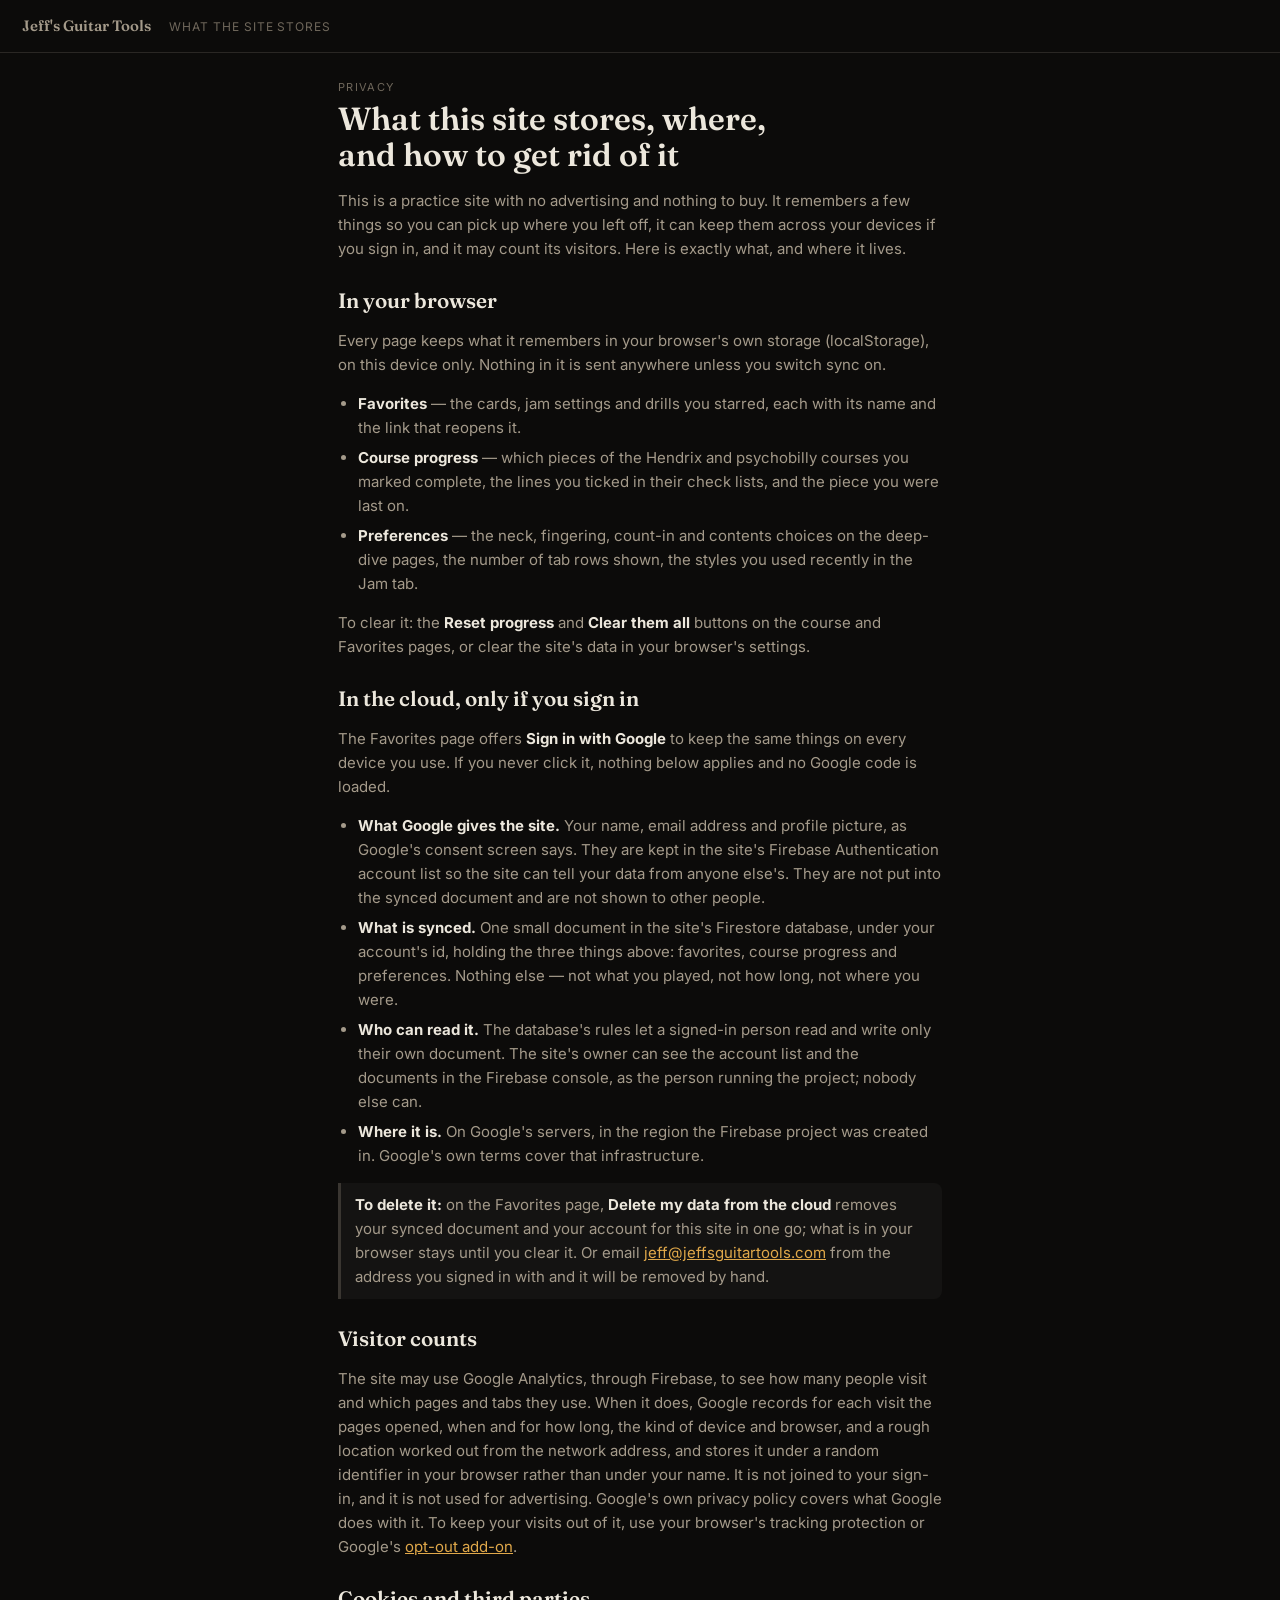
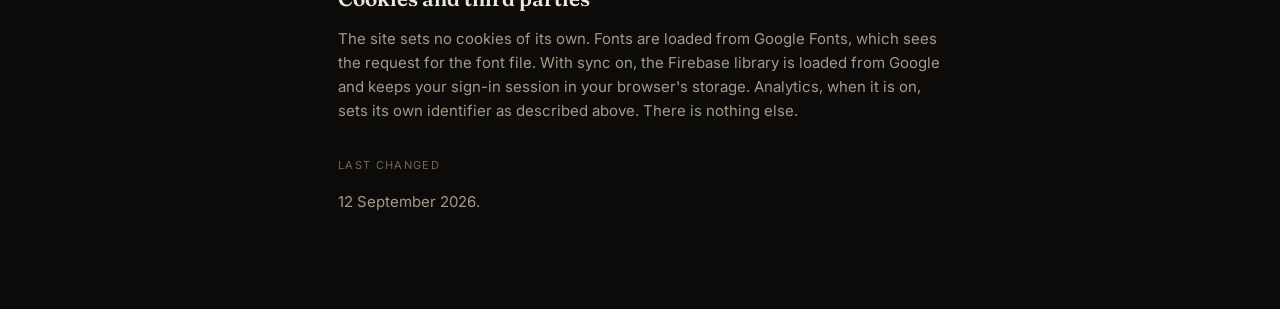
<file: privacy.html>
<!DOCTYPE html>
<html lang="en">
<head>
<meta charset="UTF-8">
<meta name="viewport" content="width=device-width, initial-scale=1">
<title>What the site stores | Jeff's Guitar Tools</title>
<link rel="preconnect" href="https://fonts.googleapis.com">
<link rel="preconnect" href="https://fonts.gstatic.com" crossorigin>
<link href="https://fonts.googleapis.com/css2?family=Fraunces:opsz,wght@9..144,500;9..144,600&family=Inter:wght@400;500;600;700&display=swap" rel="stylesheet">
<style>
  :root{
    color-scheme: dark;
    --bg:#0c0b0a; --panel:#141312; --panel2:#1b1a18; --line:#2a2724; --line2:#3a3631;
    --ink:#ece7dc; --muted:#a49a8a; --muted2:#6f675b; --a:#e0a84a;
  }
  *{ box-sizing:border-box; }
  body{ margin:0; background:var(--bg); color:var(--ink); font:15px/1.6 Inter,system-ui,sans-serif; }
  a{ color:var(--a); }
  .top{ display:flex; align-items:baseline; gap:18px; padding:14px 22px; border-bottom:1px solid var(--line); }
  .top .site{ font-family:Fraunces,Georgia,serif; font-weight:600; color:var(--muted); text-decoration:none; }
  .top .site:hover{ color:var(--ink); }
  .top .crumb{ color:var(--muted2); font-size:12px; letter-spacing:.08em; text-transform:uppercase; }
  main{ max-width:72ch; margin:0 auto; padding:26px 22px 80px; }
  h1{ font:600 2rem/1.15 Fraunces,Georgia,serif; margin:0 0 10px; text-wrap:balance; }
  h2{ font:600 1.3rem/1.2 Fraunces,Georgia,serif; margin:28px 0 8px; }
  p, li{ color:var(--muted); }
  p b, li b{ color:var(--ink); }
  .kicker{ font-size:11px; letter-spacing:.12em; text-transform:uppercase; color:var(--muted2); margin:0 0 4px; }
  ul{ padding-left:20px; }
  li{ margin:0 0 6px; }
  .note{ padding:10px 14px; border-left:3px solid var(--line2); background:var(--panel); border-radius:0 8px 8px 0; }
</style>
</head>
<body>
<div class="top"><a class="site" href="index.html">Jeff's Guitar Tools</a><span class="crumb">What the site stores</span></div>
<main>
  <p class="kicker">Privacy</p>
  <h1>What this site stores, where, and how to get rid of it</h1>
  <p>This is a practice site with no advertising and nothing to buy. It remembers a few things so you can pick up where you left off, it can keep them across your devices if you sign in, and it may count its visitors. Here is exactly what, and where it lives.</p>

  <h2>In your browser</h2>
  <p>Every page keeps what it remembers in your browser's own storage (localStorage), on this device only. Nothing in it is sent anywhere unless you switch sync on.</p>
  <ul>
    <li><b>Favorites</b> — the cards, jam settings and drills you starred, each with its name and the link that reopens it.</li>
    <li><b>Course progress</b> — which pieces of the Hendrix and psychobilly courses you marked complete, the lines you ticked in their check lists, and the piece you were last on.</li>
    <li><b>Preferences</b> — the neck, fingering, count-in and contents choices on the deep-dive pages, the number of tab rows shown, the styles you used recently in the Jam tab.</li>
  </ul>
  <p>To clear it: the <b>Reset progress</b> and <b>Clear them all</b> buttons on the course and Favorites pages, or clear the site's data in your browser's settings.</p>

  <h2>In the cloud, only if you sign in</h2>
  <p>The Favorites page offers <b>Sign in with Google</b> to keep the same things on every device you use. If you never click it, nothing below applies and no Google code is loaded.</p>
  <ul>
    <li><b>What Google gives the site.</b> Your name, email address and profile picture, as Google's consent screen says. They are kept in the site's Firebase Authentication account list so the site can tell your data from anyone else's. They are not put into the synced document and are not shown to other people.</li>
    <li><b>What is synced.</b> One small document in the site's Firestore database, under your account's id, holding the three things above: favorites, course progress and preferences. Nothing else — not what you played, not how long, not where you were.</li>
    <li><b>Who can read it.</b> The database's rules let a signed-in person read and write only their own document. The site's owner can see the account list and the documents in the Firebase console, as the person running the project; nobody else can.</li>
    <li><b>Where it is.</b> On Google's servers, in the region the Firebase project was created in. Google's own terms cover that infrastructure.</li>
  </ul>
  <p class="note"><b>To delete it:</b> on the Favorites page, <b>Delete my data from the cloud</b> removes your synced document and your account for this site in one go; what is in your browser stays until you clear it. Or email <a href="mailto:jeff@jeffsguitartools.com">jeff@jeffsguitartools.com</a> from the address you signed in with and it will be removed by hand.</p>

  <h2>Visitor counts</h2>
  <p>The site may use Google Analytics, through Firebase, to see how many people visit and which pages and tabs they use. When it does, Google records for each visit the pages opened, when and for how long, the kind of device and browser, and a rough location worked out from the network address, and stores it under a random identifier in your browser rather than under your name. It is not joined to your sign-in, and it is not used for advertising. Google's own privacy policy covers what Google does with it. To keep your visits out of it, use your browser's tracking protection or Google's <a href="https://tools.google.com/dlpage/gaoptout">opt-out add-on</a>.</p>

  <h2>Cookies and third parties</h2>
  <p>The site sets no cookies of its own. Fonts are loaded from Google Fonts, which sees the request for the font file. With sync on, the Firebase library is loaded from Google and keeps your sign-in session in your browser's storage. Analytics, when it is on, sets its own identifier as described above. There is nothing else.</p>

  <p class="kicker" style="margin-top:34px">Last changed</p>
  <p>12 September 2026.</p>
</main>
</body>
</html>
</file>
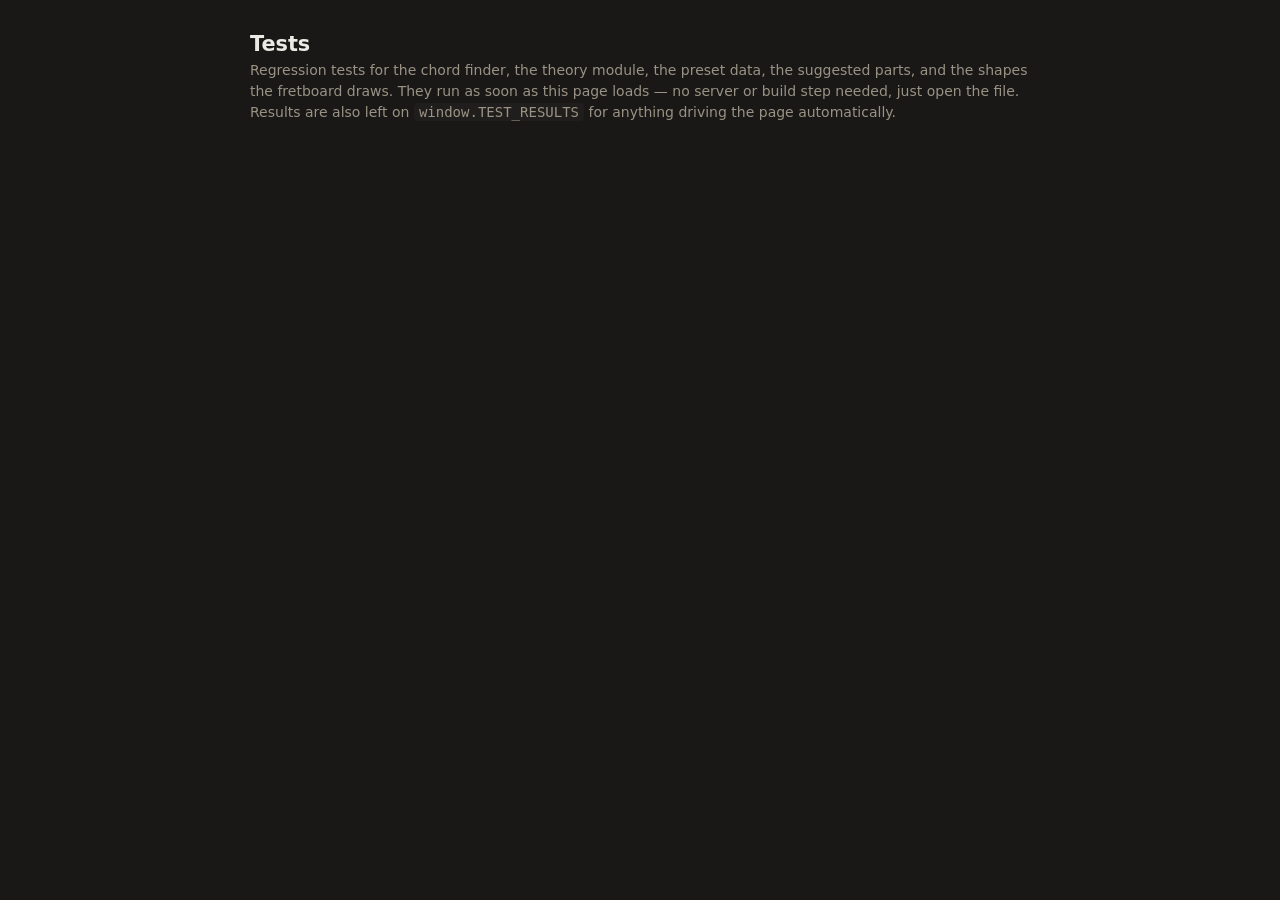
<file: tests.html>
<!DOCTYPE html>
<html lang="en">
<head>
<meta charset="UTF-8">
<meta name="viewport" content="width=device-width, initial-scale=1">
<title>Tests | Jeff's Guitar Tools</title>
<style>
  :root{
    color-scheme: dark;
    --bg: #191817; --panel: #201e1c; --line: #35322e;
    --ink: #eceae4; --muted: #9a9284;
    --good: #7fd18f; --bad: #e07a7a;
  }
  *{ box-sizing: border-box; }
  body{
    margin: 0;
    padding: 32px 16px 60px;
    background: var(--bg);
    color: var(--ink);
    font-family: 'Inter', system-ui, sans-serif;
    font-size: 14px;
  }
  main{ max-width: 780px; margin: 0 auto; }
  h1{ font-size: 1.3rem; margin: 0 0 4px; }
  .intro{ color: var(--muted); margin: 0 0 24px; line-height: 1.5; }
  .summary{
    font-size: 1.05rem; font-weight: 600;
    padding: 12px 16px; border-radius: 10px; border: 1px solid var(--line);
    background: var(--panel);
  }
  .summary.good{ color: var(--good); }
  .summary.bad{ color: var(--bad); }
  h2{ font-size: 0.95rem; margin: 26px 0 8px; color: var(--muted); font-weight: 600; }
  ul{ list-style: none; margin: 0; padding: 0; }
  li{
    padding: 6px 10px; border-radius: 7px;
    display: flex; flex-wrap: wrap; align-items: baseline; gap: 8px;
  }
  li + li{ margin-top: 2px; }
  li.pass{ color: var(--ink); }
  li.fail{ color: var(--bad); background: rgba(224,122,122,0.08); }
  .mark{ font-weight: 700; }
  li.pass .mark{ color: var(--good); }
  small{ color: var(--muted); width: 100%; padding-left: 20px; }
  code{ background: var(--panel); padding: 1px 5px; border-radius: 4px; }
</style>
</head>
<body>

<main>
  <h1>Tests</h1>
  <p class="intro">
    Regression tests for the chord finder, the theory module, the preset
    data, the suggested parts, and the shapes the fretboard draws. They run as soon as this page loads — no server or build step
    needed, just open the file. Results are also left on
    <code>window.TEST_RESULTS</code> for anything driving the page automatically.
  </p>
  <div id="results"></div>
</main>

<!-- The pure theory and fretboard logic, the data files, and the chord
     finder's search. The fretboard view is here too: it draws the shapes, and
     what it draws is worth testing, so tests-fretboard.js builds the controls
     it binds to and must come first. -->
<script src="js/theory.js"></script>
<script src="js/progressions.js"></script>
<script src="js/fretboard.js"></script>
<script src="js/fingering.js"></script>
<script src="js/neck.js"></script>
<script src="js/parts.js"></script>
<script src="js/parts-guide-data.js"></script>
<script src="js/styles-base.js"></script>
<script src="review/proposals.js"></script>
<script src="review/proposals-2.js"></script>
<script src="review/proposals-3.js"></script>
<script src="review/proposals-4.js"></script>
<script src="review/proposals-more.js"></script>
<script src="review/proposals-easy.js"></script>
<script src="review/proposals-hendrix.js"></script>
<script src="review/proposals-psychobilly.js"></script>
<script src="js/styles.js"></script>
<script src="js/tab.js"></script>
<script src="js/tab-print.js"></script>
<script src="js/chord-finder.js"></script>
<script src="js/tests-ear.js"></script>
<script src="js/ear-training.js"></script>
<script src="js/tests-fretboard.js"></script>
<script src="js/fretboard-view.js"></script>
<!-- and the same again for the jam tab: audio and tabs are what it
     destructures at load, tests-jam.js builds its controls, and its own
     suites run last because init() hands the fretboard view a new host. -->
<script src="js/audio.js"></script>
<script src="js/band.js"></script>
<script src="js/tests-sound.js"></script>
<script src="js/tabs.js"></script>
<script src="js/favorites.js"></script>
<script src="js/home.js"></script>
<script src="js/sync.js"></script>
<!-- the drills: the example player and the neck follower they draw and play
     with, tests-drills.js building the controls, then the module -->
<script src="js/tab-pane.js"></script>
<script src="js/example-player.js"></script>
<script src="js/neck-follow.js"></script>
<script src="js/tests-drills.js"></script>
<script src="js/drills.js"></script>
<script src="js/tests-jam.js"></script>
<script src="js/jam.js"></script>
<script src="js/tests.js"></script>

</body>
</html>
</file>
